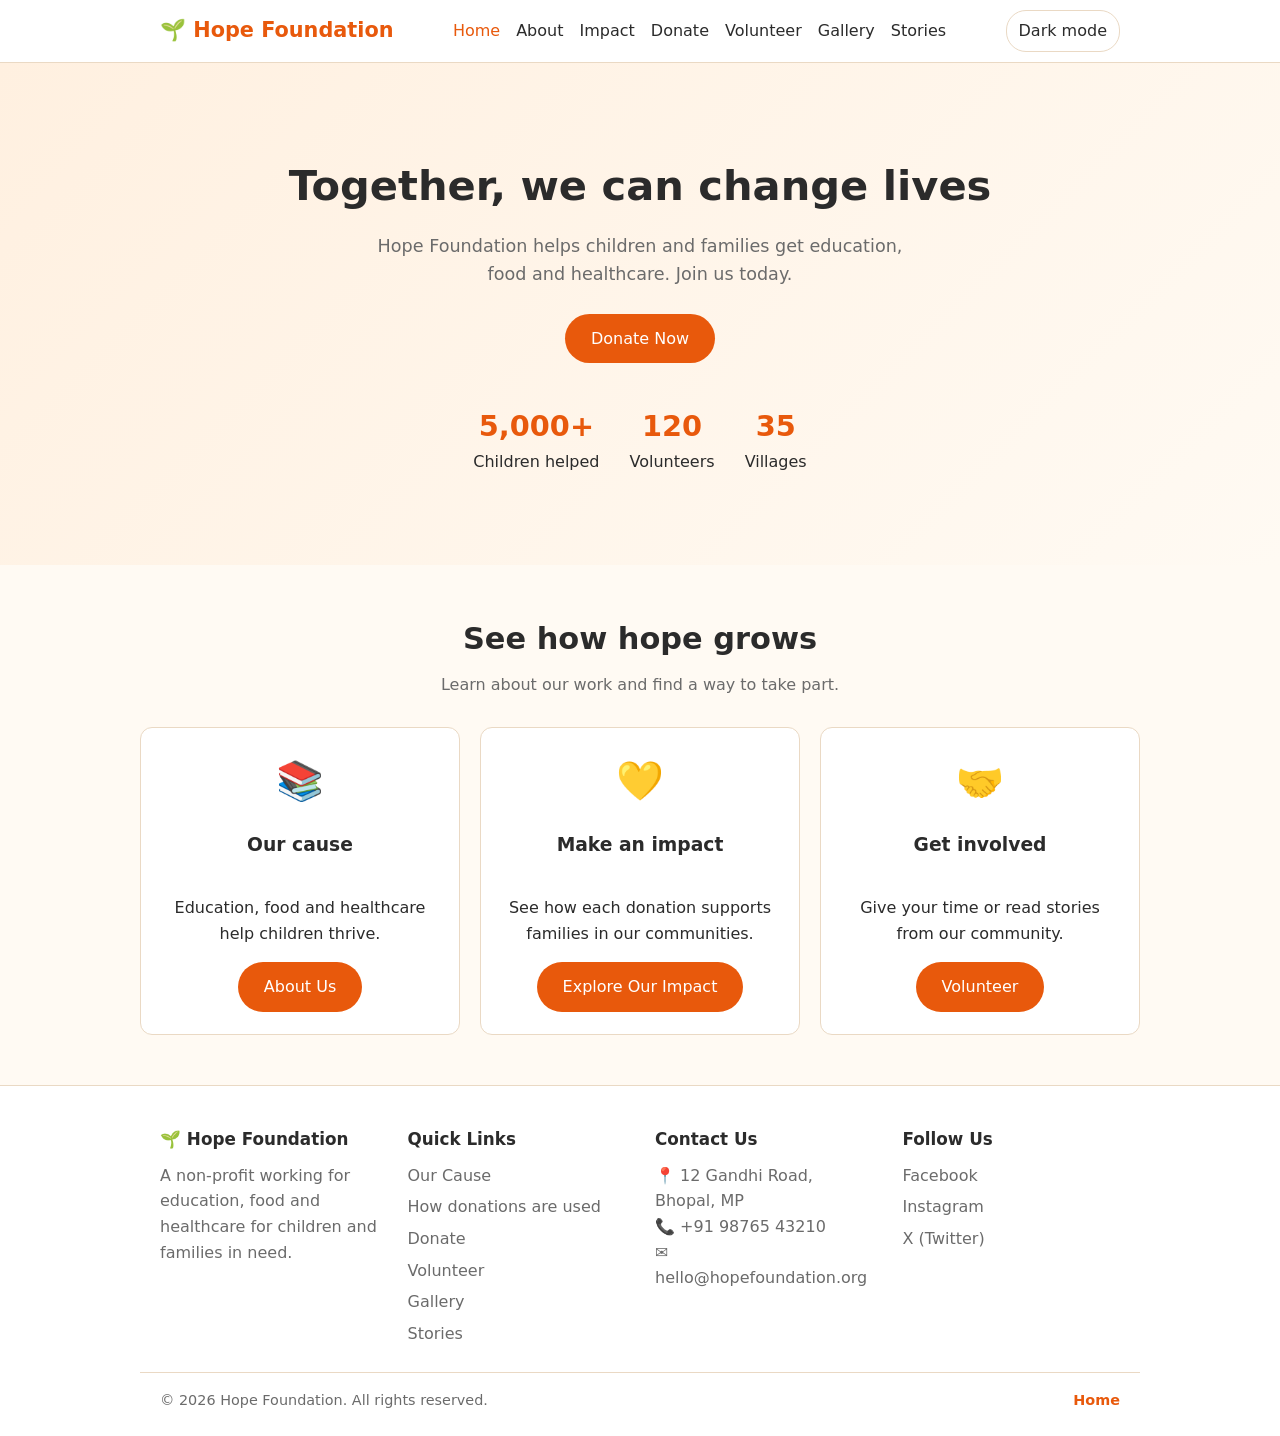
<file: index.html>
<!doctype html>
<html lang="en">
  <head>
    <meta charset="UTF-8" />
    <meta
      name="viewport"
      content="width=device-width, initial-scale=1, viewport-fit=cover"
    />
    <meta
      name="description"
      content="Hope Foundation helps children and families access education, food and healthcare."
    />
    <title>Hope Foundation | Home</title>
    <link rel="stylesheet" href="css/base.css" />
    <link rel="stylesheet" href="css/header.css" />
    <link rel="stylesheet" href="css/footer.css" />
    <link rel="stylesheet" href="css/index.css" />
    <script src="js/site.js" defer></script>
  </head>
  <body>
    <header class="site-header">
      <nav class="site-nav" aria-label="Main navigation">
        <a href="index.html" class="logo">🌱 Hope Foundation</a>
        <button
          class="menu-toggle"
          type="button"
          aria-expanded="false"
          aria-controls="primary-navigation"
        >
          <span class="menu-toggle-label">Menu</span>
          <span class="menu-toggle-icon" aria-hidden="true">☰</span>
        </button>
        <ul class="nav-links" id="primary-navigation">
          <li><a href="index.html">Home</a></li>
          <li><a href="about.html">About</a></li>
          <li><a href="impact.html">Impact</a></li>
          <li><a href="donate.html">Donate</a></li>
          <li><a href="volunteer.html">Volunteer</a></li>
          <li><a href="gallery.html">Gallery</a></li>
          <li><a href="stories.html">Stories</a></li>
        </ul>
        <button class="theme-toggle" type="button" aria-pressed="false">
          Dark mode
        </button>
      </nav>
    </header>
    <main>
      <section class="home-hero">
        <div class="content">
          <h1>Together, we can change lives</h1>
          <p>
            Hope Foundation helps children and families get education, food and
            healthcare. Join us today.
          </p>
          <a href="donate.html" class="btn">Donate Now</a>
          <div class="stats" aria-label="Our impact at a glance">
            <div><strong>5,000+</strong>Children helped</div>
            <div><strong>120</strong>Volunteers</div>
            <div><strong>35</strong>Villages</div>
          </div>
        </div>
      </section>
      <section class="home-links">
        <div class="content">
          <h2 class="page-heading">See how hope grows</h2>
          <p class="sub">Learn about our work and find a way to take part.</p>
          <div class="row">
            <article class="card">
              <div class="icon" aria-hidden="true">📚</div>
              <h3>Our cause</h3>
              <p>Education, food and healthcare help children thrive.</p>
              <a class="btn" href="about.html">About Us</a>
            </article>
            <article class="card">
              <div class="icon" aria-hidden="true">💛</div>
              <h3>Make an impact</h3>
              <p>See how each donation supports families in our communities.</p>
              <a class="btn" href="impact.html">Explore Our Impact</a>
            </article>
            <article class="card">
              <div class="icon" aria-hidden="true">🤝</div>
              <h3>Get involved</h3>
              <p>Give your time or read stories from our community.</p>
              <a class="btn" href="volunteer.html">Volunteer</a>
            </article>
          </div>
        </div>
      </section>
    </main>
    <footer class="site-footer">
      <div class="foot-box">
        <div class="foot-col">
          <h2>🌱 Hope Foundation</h2>
          <p>
            A non-profit working for education, food and healthcare for children
            and families in need.
          </p>
        </div>
        <div class="foot-col">
          <h2>Quick Links</h2>
          <ul>
            <li><a href="about.html">Our Cause</a></li>
            <li><a href="impact.html">How donations are used</a></li>
            <li><a href="donate.html">Donate</a></li>
            <li><a href="volunteer.html">Volunteer</a></li>
            <li><a href="gallery.html">Gallery</a></li>
            <li><a href="stories.html">Stories</a></li>
          </ul>
        </div>
        <div class="foot-col">
          <h2>Contact Us</h2>
          <address>
            📍 12 Gandhi Road, Bhopal, MP<br />
            📞 +91 98765 43210<br />
            ✉️ hello@hopefoundation.org
          </address>
        </div>
        <div class="foot-col">
          <h2>Follow Us</h2>
          <ul>
            <li>
              <a href="https://facebook.com" target="_blank" rel="noopener"
                >Facebook</a
              >
            </li>
            <li>
              <a href="https://instagram.com" target="_blank" rel="noopener"
                >Instagram</a
              >
            </li>
            <li>
              <a href="https://x.com" target="_blank" rel="noopener"
                >X (Twitter)</a
              >
            </li>
          </ul>
        </div>
      </div>
      <div class="foot-bottom">
        <p>© 2026 Hope Foundation. All rights reserved.</p>
        <a href="index.html">Home</a>
      </div>
    </footer>
  </body>
</html>
</file>
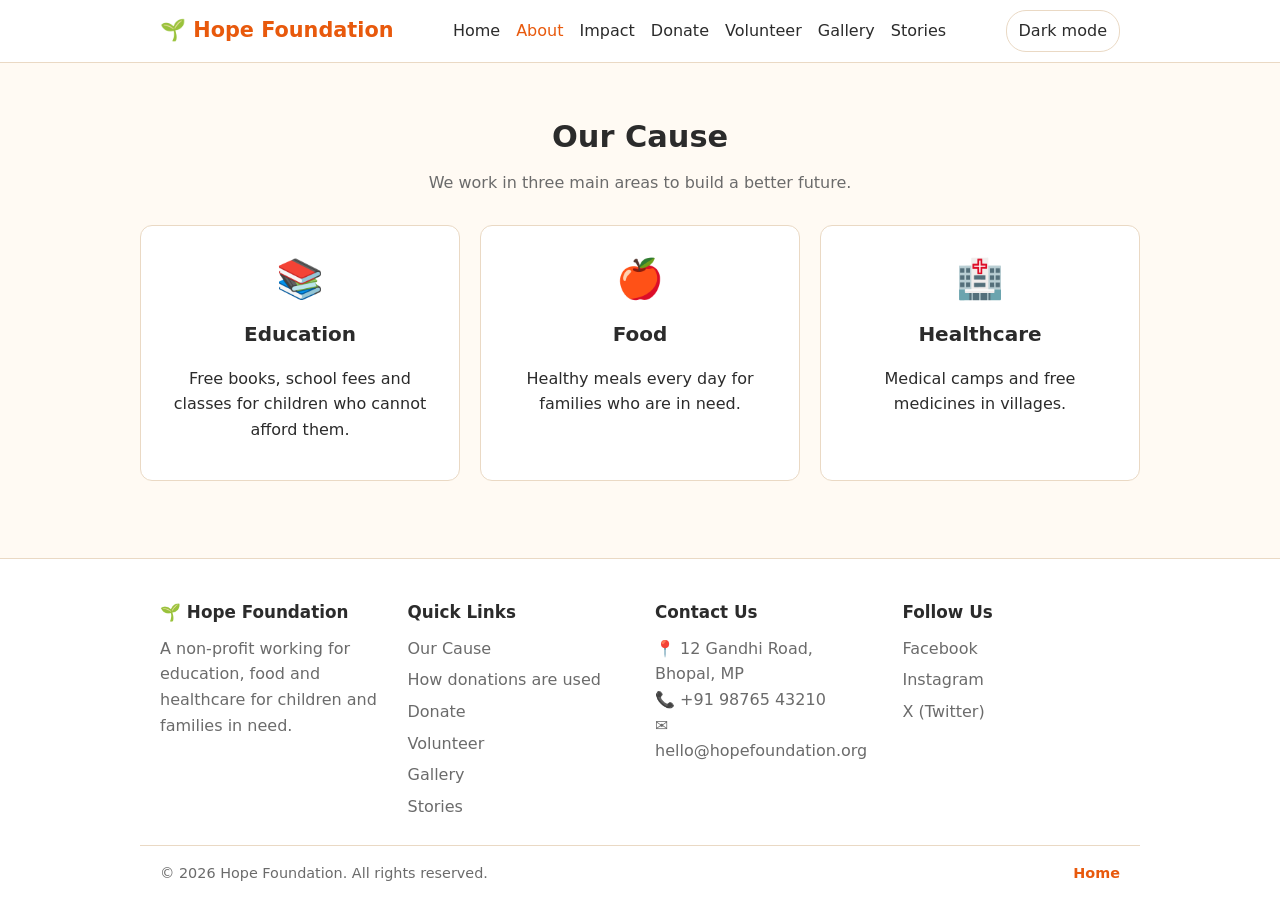
<file: about.html>
<!doctype html>
<html lang="en">
  <head>
    <meta charset="UTF-8" />
    <meta
      name="viewport"
      content="width=device-width, initial-scale=1, viewport-fit=cover"
    />
    <title>Hope Foundation | Our Cause</title>
    <link rel="stylesheet" href="css/base.css" />
    <link rel="stylesheet" href="css/header.css" />
    <link rel="stylesheet" href="css/footer.css" />
    <link rel="stylesheet" href="css/about.css" />
    <script src="js/site.js" defer></script>
  </head>
  <body>
    <header class="site-header">
      <nav class="site-nav" aria-label="Main navigation">
        <a href="index.html" class="logo">🌱 Hope Foundation</a>
        <button
          class="menu-toggle"
          type="button"
          aria-expanded="false"
          aria-controls="primary-navigation"
        >
          <span class="menu-toggle-label">Menu</span>
          <span class="menu-toggle-icon" aria-hidden="true">☰</span>
        </button>
        <ul class="nav-links" id="primary-navigation">
          <li><a href="index.html">Home</a></li>
          <li><a href="about.html">About</a></li>
          <li><a href="impact.html">Impact</a></li>
          <li><a href="donate.html">Donate</a></li>
          <li><a href="volunteer.html">Volunteer</a></li>
          <li><a href="gallery.html">Gallery</a></li>
          <li><a href="stories.html">Stories</a></li>
        </ul>
        <button class="theme-toggle" type="button" aria-pressed="false">
          Dark mode
        </button>
      </nav>
    </header>
    <main>
      <section>
        <div class="content">
          <h1 class="page-heading">Our Cause</h1>
          <p class="sub">We work in three main areas to build a better future.</p>
          <div class="row">
            <article class="card">
              <div class="icon" aria-hidden="true">📚</div>
              <h2>Education</h2>
              <p>
                Free books, school fees and classes for children who cannot
                afford them.
              </p>
            </article>
            <article class="card">
              <div class="icon" aria-hidden="true">🍎</div>
              <h2>Food</h2>
              <p>Healthy meals every day for families who are in need.</p>
            </article>
            <article class="card">
              <div class="icon" aria-hidden="true">🏥</div>
              <h2>Healthcare</h2>
              <p>Medical camps and free medicines in villages.</p>
            </article>
          </div>
        </div>
      </section>
    </main>
    <footer class="site-footer">
      <div class="foot-box">
        <div class="foot-col">
          <h2>🌱 Hope Foundation</h2>
          <p>
            A non-profit working for education, food and healthcare for children
            and families in need.
          </p>
        </div>
        <div class="foot-col">
          <h2>Quick Links</h2>
          <ul>
            <li><a href="about.html">Our Cause</a></li>
            <li><a href="impact.html">How donations are used</a></li>
            <li><a href="donate.html">Donate</a></li>
            <li><a href="volunteer.html">Volunteer</a></li>
            <li><a href="gallery.html">Gallery</a></li>
            <li><a href="stories.html">Stories</a></li>
          </ul>
        </div>
        <div class="foot-col">
          <h2>Contact Us</h2>
          <address>
            📍 12 Gandhi Road, Bhopal, MP<br />
            📞 +91 98765 43210<br />
            ✉️ hello@hopefoundation.org
          </address>
        </div>
        <div class="foot-col">
          <h2>Follow Us</h2>
          <ul>
            <li>
              <a href="https://facebook.com" target="_blank" rel="noopener"
                >Facebook</a
              >
            </li>
            <li>
              <a href="https://instagram.com" target="_blank" rel="noopener"
                >Instagram</a
              >
            </li>
            <li>
              <a href="https://x.com" target="_blank" rel="noopener"
                >X (Twitter)</a
              >
            </li>
          </ul>
        </div>
      </div>
      <div class="foot-bottom">
        <p>© 2026 Hope Foundation. All rights reserved.</p>
        <a href="index.html">Home</a>
      </div>
    </footer>
  </body>
</html>
</file>
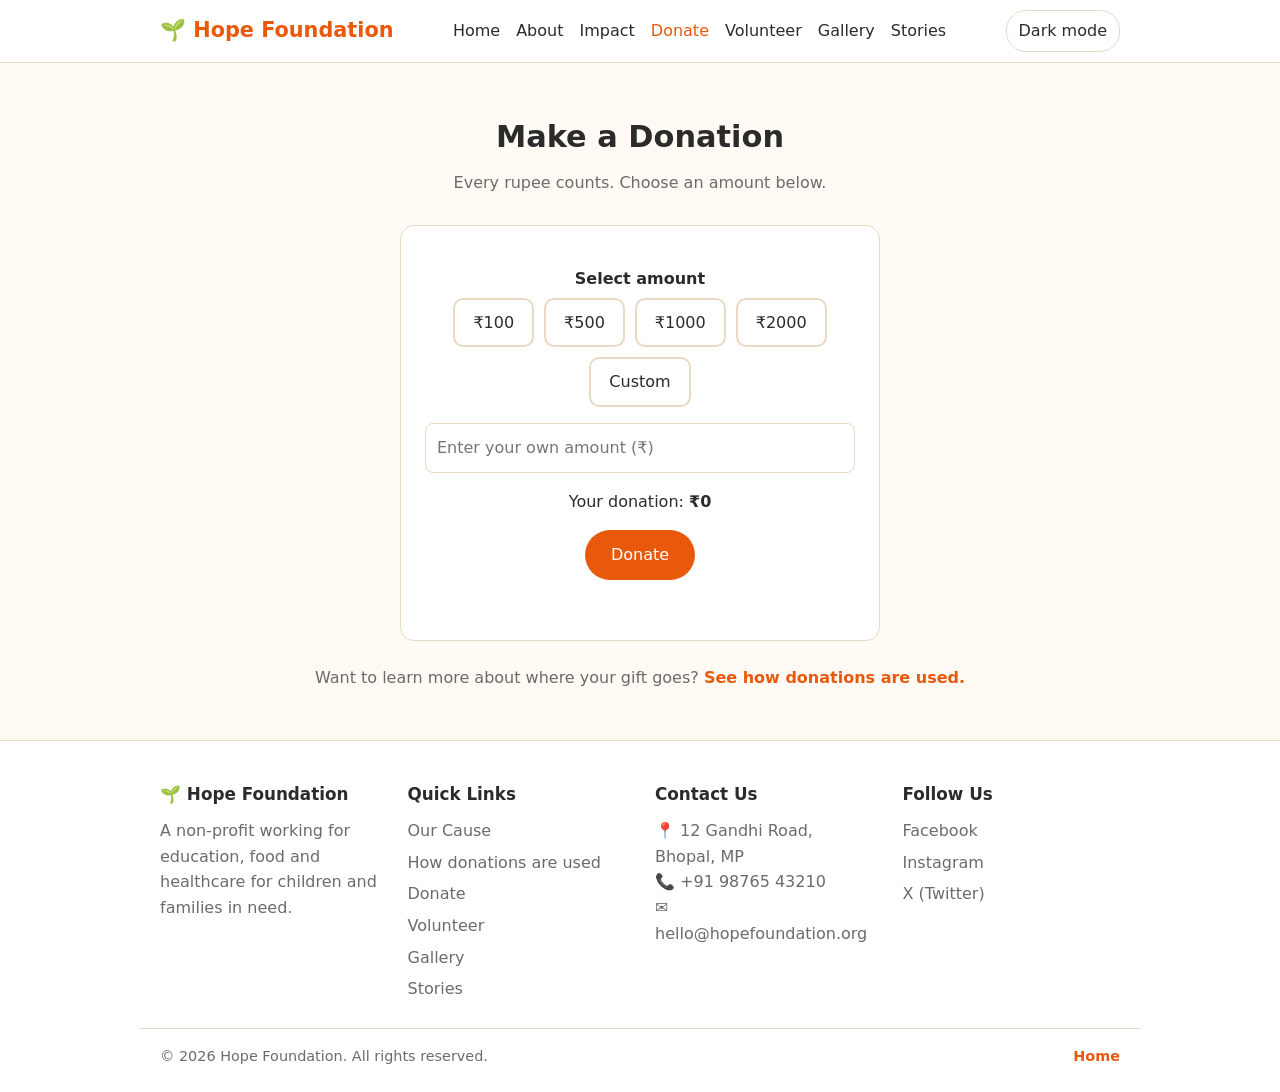
<file: donate.html>
<!doctype html>
<html lang="en">
  <head>
    <meta charset="UTF-8" />
    <meta
      name="viewport"
      content="width=device-width, initial-scale=1, viewport-fit=cover"
    />
    <title>Hope Foundation | Make a Donation</title>
    <link rel="stylesheet" href="css/base.css" />
    <link rel="stylesheet" href="css/header.css" />
    <link rel="stylesheet" href="css/footer.css" />
    <link rel="stylesheet" href="css/donate.css" />
    <script src="js/site.js" defer></script>
    <script src="js/donate.js" defer></script>
  </head>
  <body>
    <header class="site-header">
      <nav class="site-nav" aria-label="Main navigation">
        <a href="index.html" class="logo">🌱 Hope Foundation</a>
        <button
          class="menu-toggle"
          type="button"
          aria-expanded="false"
          aria-controls="primary-navigation"
        >
          <span class="menu-toggle-label">Menu</span>
          <span class="menu-toggle-icon" aria-hidden="true">☰</span>
        </button>
        <ul class="nav-links" id="primary-navigation">
          <li><a href="index.html">Home</a></li>
          <li><a href="about.html">About</a></li>
          <li><a href="impact.html">Impact</a></li>
          <li><a href="donate.html">Donate</a></li>
          <li><a href="volunteer.html">Volunteer</a></li>
          <li><a href="gallery.html">Gallery</a></li>
          <li><a href="stories.html">Stories</a></li>
        </ul>
        <button class="theme-toggle" type="button" aria-pressed="false">
          Dark mode
        </button>
      </nav>
    </header>
    <main>
      <section>
        <div class="content">
          <h1 class="page-heading">Make a Donation</h1>
          <p class="sub">Every rupee counts. Choose an amount below.</p>
          <form class="donate-box" id="donationForm" novalidate>
            <fieldset class="amounts">
              <legend>Select amount</legend>
              <label class="amount-option">
                <input
                  class="visually-hidden"
                  type="radio"
                  name="amount"
                  value="100"
                  required
                />
                <span>₹100</span>
              </label>
              <label class="amount-option">
                <input
                  class="visually-hidden"
                  type="radio"
                  name="amount"
                  value="500"
                />
                <span>₹500</span>
              </label>
              <label class="amount-option">
                <input
                  class="visually-hidden"
                  type="radio"
                  name="amount"
                  value="1000"
                />
                <span>₹1000</span>
              </label>
              <label class="amount-option">
                <input
                  class="visually-hidden"
                  type="radio"
                  name="amount"
                  value="2000"
                />
                <span>₹2000</span>
              </label>
              <label class="amount-option">
                <input
                  class="visually-hidden"
                  type="radio"
                  name="amount"
                  id="custom-option"
                  value="custom"
                />
                <span>Custom</span>
              </label>
            </fieldset>
            <label class="visually-hidden" for="custom">
              Custom donation amount in rupees
            </label>
            <input
              type="number"
              id="custom"
              placeholder="Enter your own amount (₹)"
              min="0.01"
              step="any"
              inputmode="decimal"
            />
            <p>Your donation: <strong id="total" aria-live="polite">₹0</strong></p>
            <button type="submit" class="btn" id="donateBtn">Donate</button>
            <div class="msg" id="donateMsg" aria-live="polite"></div>
          </form>
          <p class="donate-impact">
            Want to learn more about where your gift goes?
            <a href="impact.html">See how donations are used.</a>
          </p>
        </div>
      </section>
    </main>
    <footer class="site-footer">
      <div class="foot-box">
        <div class="foot-col">
          <h2>🌱 Hope Foundation</h2>
          <p>
            A non-profit working for education, food and healthcare for children
            and families in need.
          </p>
        </div>
        <div class="foot-col">
          <h2>Quick Links</h2>
          <ul>
            <li><a href="about.html">Our Cause</a></li>
            <li><a href="impact.html">How donations are used</a></li>
            <li><a href="donate.html">Donate</a></li>
            <li><a href="volunteer.html">Volunteer</a></li>
            <li><a href="gallery.html">Gallery</a></li>
            <li><a href="stories.html">Stories</a></li>
          </ul>
        </div>
        <div class="foot-col">
          <h2>Contact Us</h2>
          <address>
            📍 12 Gandhi Road, Bhopal, MP<br />
            📞 +91 98765 43210<br />
            ✉️ hello@hopefoundation.org
          </address>
        </div>
        <div class="foot-col">
          <h2>Follow Us</h2>
          <ul>
            <li>
              <a href="https://facebook.com" target="_blank" rel="noopener"
                >Facebook</a
              >
            </li>
            <li>
              <a href="https://instagram.com" target="_blank" rel="noopener"
                >Instagram</a
              >
            </li>
            <li>
              <a href="https://x.com" target="_blank" rel="noopener"
                >X (Twitter)</a
              >
            </li>
          </ul>
        </div>
      </div>
      <div class="foot-bottom">
        <p>© 2026 Hope Foundation. All rights reserved.</p>
        <a href="index.html">Home</a>
      </div>
    </footer>
  </body>
</html>
</file>
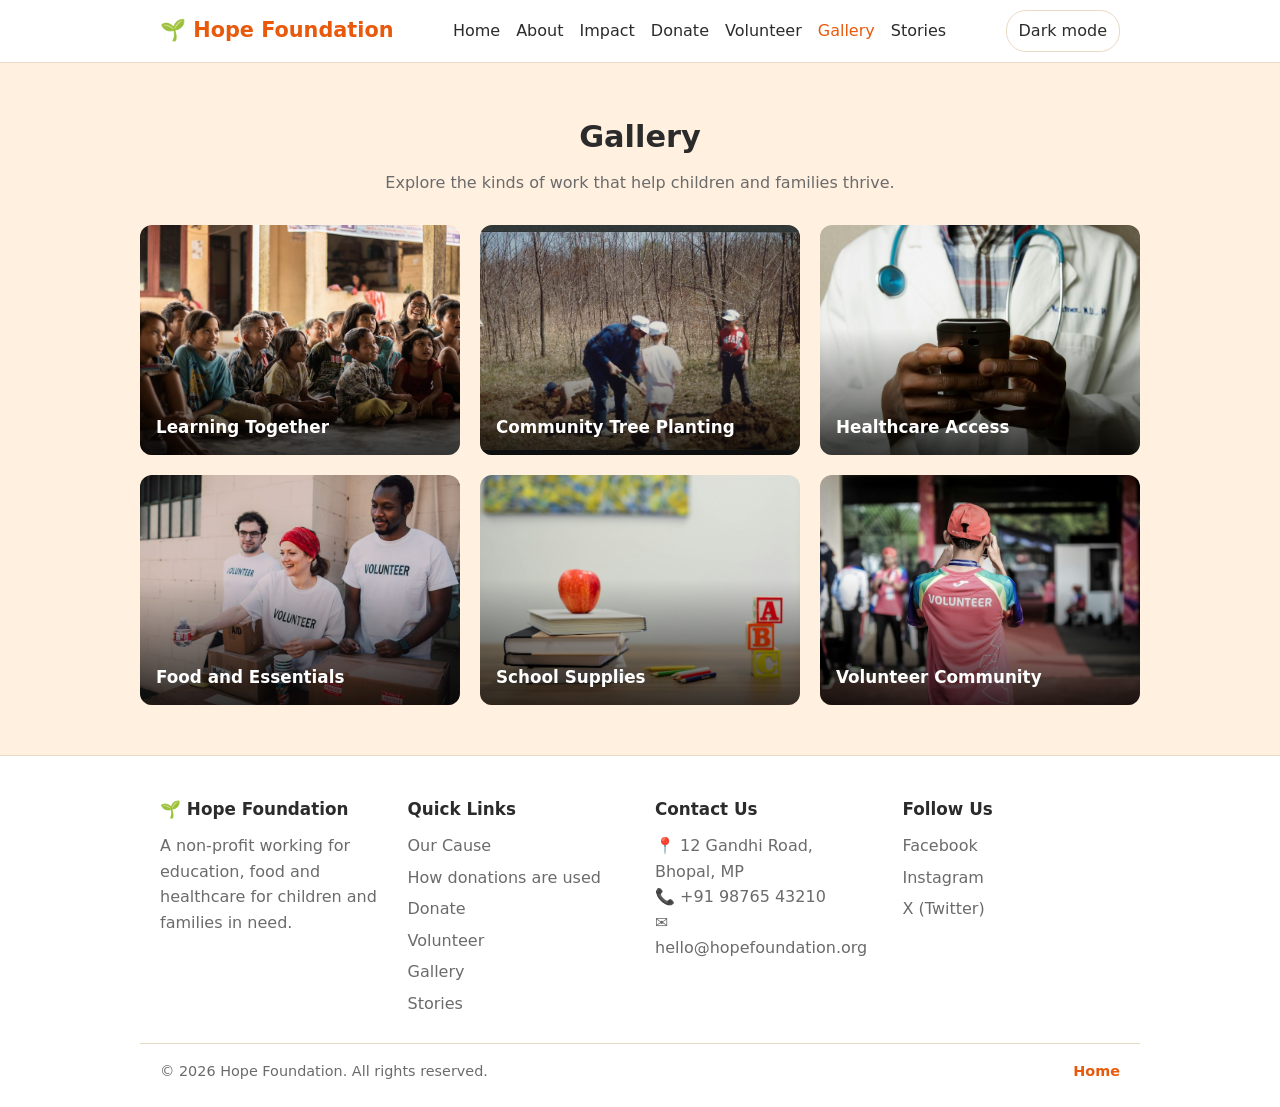
<file: gallery.html>
<!doctype html>
<html lang="en">
  <head>
    <meta charset="UTF-8" />
    <meta
      name="viewport"
      content="width=device-width, initial-scale=1, viewport-fit=cover"
    />
    <title>Hope Foundation | Gallery</title>
    <link rel="stylesheet" href="css/base.css" />
    <link rel="stylesheet" href="css/header.css" />
    <link rel="stylesheet" href="css/footer.css" />
    <link rel="stylesheet" href="css/gallery.css" />
    <script src="js/site.js" defer></script>
  </head>
  <body>
    <header class="site-header">
      <nav class="site-nav" aria-label="Main navigation">
        <a href="index.html" class="logo">🌱 Hope Foundation</a>
        <button
          class="menu-toggle"
          type="button"
          aria-expanded="false"
          aria-controls="primary-navigation"
        >
          <span class="menu-toggle-label">Menu</span>
          <span class="menu-toggle-icon" aria-hidden="true">☰</span>
        </button>
        <ul class="nav-links" id="primary-navigation">
          <li><a href="index.html">Home</a></li>
          <li><a href="about.html">About</a></li>
          <li><a href="impact.html">Impact</a></li>
          <li><a href="donate.html">Donate</a></li>
          <li><a href="volunteer.html">Volunteer</a></li>
          <li><a href="gallery.html">Gallery</a></li>
          <li><a href="stories.html">Stories</a></li>
        </ul>
        <button class="theme-toggle" type="button" aria-pressed="false">
          Dark mode
        </button>
      </nav>
    </header>
    <main>
      <section class="section-tint">
        <div class="content">
          <h1 class="page-heading">Gallery</h1>
          <p class="sub">
            Explore the kinds of work that help children and families thrive.
          </p>
         
          <div class="row">
            <figure class="tile">
              <img
                src="gallery/education.jpg"
                alt="Children sitting together during a classroom lesson"
                width="900"
                height="600"
                loading="lazy"
                decoding="async"
              />
              <figcaption>Learning Together</figcaption>
            </figure>
            <figure class="tile">
              <img
                src="gallery/tree-planting.jpg"
                alt="Children and adults planting saplings in a wooded area"
                width="900"
                height="600"
                loading="lazy"
                decoding="async"
              />
              <figcaption>Community Tree Planting</figcaption>
            </figure>
            <figure class="tile">
              <img
                src="gallery/healthcare.jpg"
                alt="Healthcare professional using a mobile phone"
                width="900"
                height="600"
                loading="lazy"
                decoding="async"
              />
              <figcaption>Healthcare Access</figcaption>
            </figure>
            <figure class="tile">
              <img
                src="gallery/food-distribution.jpg"
                alt="Volunteers distributing food and essential supplies"
                width="900"
                height="600"
                loading="lazy"
                decoding="async"
              />
              <figcaption>Food and Essentials</figcaption>
            </figure>
            <figure class="tile">
              <img
                src="gallery/school-supplies.jpg"
                alt="Books, pencils and an apple on a desk"
                width="900"
                height="600"
                loading="lazy"
                decoding="async"
              />
              <figcaption>School Supplies</figcaption>
            </figure>
            <figure class="tile">
              <img
                src="gallery/volunteers.jpg"
                alt="Volunteer at a community event"
                width="900"
                height="600"
                loading="lazy"
                decoding="async"
              />
              <figcaption>Volunteer Community</figcaption>
            </figure>
          </div>
        </div>
      </section>
    </main>
    <footer class="site-footer">
      <div class="foot-box">
        <div class="foot-col">
          <h2>🌱 Hope Foundation</h2>
          <p>
            A non-profit working for education, food and healthcare for children
            and families in need.
          </p>
        </div>
        <div class="foot-col">
          <h2>Quick Links</h2>
          <ul>
            <li><a href="about.html">Our Cause</a></li>
            <li><a href="impact.html">How donations are used</a></li>
            <li><a href="donate.html">Donate</a></li>
            <li><a href="volunteer.html">Volunteer</a></li>
            <li><a href="gallery.html">Gallery</a></li>
            <li><a href="stories.html">Stories</a></li>
          </ul>
        </div>
        <div class="foot-col">
          <h2>Contact Us</h2>
          <address>
            📍 12 Gandhi Road, Bhopal, MP<br />
            📞 +91 98765 43210<br />
            ✉️ hello@hopefoundation.org
          </address>
        </div>
        <div class="foot-col">
          <h2>Follow Us</h2>
          <ul>
            <li>
              <a href="https://facebook.com" target="_blank" rel="noopener"
                >Facebook</a
              >
            </li>
            <li>
              <a href="https://instagram.com" target="_blank" rel="noopener"
                >Instagram</a
              >
            </li>
            <li>
              <a href="https://x.com" target="_blank" rel="noopener"
                >X (Twitter)</a
              >
            </li>
          </ul>
        </div>
      </div>
      <div class="foot-bottom">
        <p>© 2026 Hope Foundation. All rights reserved.</p>
        <a href="index.html">Home</a>
      </div>
    </footer>
  </body>
</html>
</file>
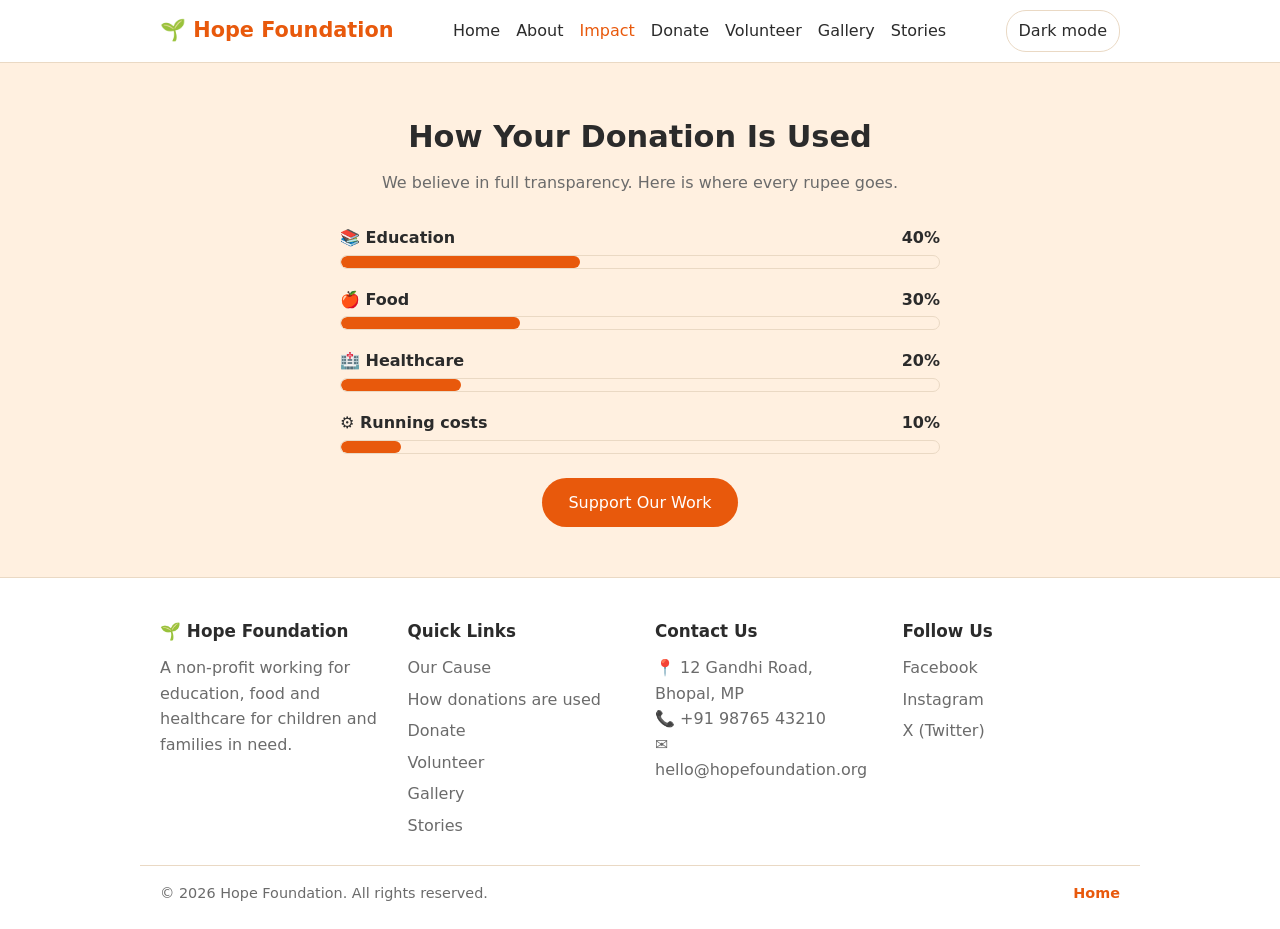
<file: impact.html>
<!doctype html>
<html lang="en">
  <head>
    <meta charset="UTF-8" />
    <meta
      name="viewport"
      content="width=device-width, initial-scale=1, viewport-fit=cover"
    />
    <title>Hope Foundation | How Your Donation Is Used</title>
    <link rel="stylesheet" href="css/base.css" />
    <link rel="stylesheet" href="css/header.css" />
    <link rel="stylesheet" href="css/footer.css" />
    <link rel="stylesheet" href="css/impact.css" />
    <script src="js/site.js" defer></script>
  </head>
  <body>
    <header class="site-header">
      <nav class="site-nav" aria-label="Main navigation">
        <a href="index.html" class="logo">🌱 Hope Foundation</a>
        <button
          class="menu-toggle"
          type="button"
          aria-expanded="false"
          aria-controls="primary-navigation"
        >
          <span class="menu-toggle-label">Menu</span>
          <span class="menu-toggle-icon" aria-hidden="true">☰</span>
        </button>
        <ul class="nav-links" id="primary-navigation">
          <li><a href="index.html">Home</a></li>
          <li><a href="about.html">About</a></li>
          <li><a href="impact.html">Impact</a></li>
          <li><a href="donate.html">Donate</a></li>
          <li><a href="volunteer.html">Volunteer</a></li>
          <li><a href="gallery.html">Gallery</a></li>
          <li><a href="stories.html">Stories</a></li>
        </ul>
        <button class="theme-toggle" type="button" aria-pressed="false">
          Dark mode
        </button>
      </nav>
    </header>
    <main>
      <section class="section-tint">
        <div class="content">
          <h1 class="page-heading">How Your Donation Is Used</h1>
          <p class="sub">
            We believe in full transparency. Here is where every rupee goes.
          </p>
          <div class="use-box">
            <div class="bar-label"><span>📚 Education</span><span>40%</span></div>
            <div
              class="track"
              role="progressbar"
              aria-label="Education"
              aria-valuenow="40"
              aria-valuemin="0"
              aria-valuemax="100"
            >
              <div class="fill education-fill"></div>
            </div>
            <div class="bar-label"><span>🍎 Food</span><span>30%</span></div>
            <div
              class="track"
              role="progressbar"
              aria-label="Food"
              aria-valuenow="30"
              aria-valuemin="0"
              aria-valuemax="100"
            >
              <div class="fill food-fill"></div>
            </div>
            <div class="bar-label"><span>🏥 Healthcare</span><span>20%</span></div>
            <div
              class="track"
              role="progressbar"
              aria-label="Healthcare"
              aria-valuenow="20"
              aria-valuemin="0"
              aria-valuemax="100"
            >
              <div class="fill healthcare-fill"></div>
            </div>
            <div class="bar-label">
              <span>⚙️ Running costs</span><span>10%</span>
            </div>
            <div
              class="track"
              role="progressbar"
              aria-label="Running costs"
              aria-valuenow="10"
              aria-valuemin="0"
              aria-valuemax="100"
            >
              <div class="fill running-fill"></div>
            </div>
          </div>
          <p class="impact-cta">
            <a class="btn" href="donate.html">Support Our Work</a>
          </p>
        </div>
      </section>
    </main>
    <footer class="site-footer">
      <div class="foot-box">
        <div class="foot-col">
          <h2>🌱 Hope Foundation</h2>
          <p>
            A non-profit working for education, food and healthcare for children
            and families in need.
          </p>
        </div>
        <div class="foot-col">
          <h2>Quick Links</h2>
          <ul>
            <li><a href="about.html">Our Cause</a></li>
            <li><a href="impact.html">How donations are used</a></li>
            <li><a href="donate.html">Donate</a></li>
            <li><a href="volunteer.html">Volunteer</a></li>
            <li><a href="gallery.html">Gallery</a></li>
            <li><a href="stories.html">Stories</a></li>
          </ul>
        </div>
        <div class="foot-col">
          <h2>Contact Us</h2>
          <address>
            📍 12 Gandhi Road, Bhopal, MP<br />
            📞 +91 98765 43210<br />
            ✉️ hello@hopefoundation.org
          </address>
        </div>
        <div class="foot-col">
          <h2>Follow Us</h2>
          <ul>
            <li>
              <a href="https://facebook.com" target="_blank" rel="noopener"
                >Facebook</a
              >
            </li>
            <li>
              <a href="https://instagram.com" target="_blank" rel="noopener"
                >Instagram</a
              >
            </li>
            <li>
              <a href="https://x.com" target="_blank" rel="noopener"
                >X (Twitter)</a
              >
            </li>
          </ul>
        </div>
      </div>
      <div class="foot-bottom">
        <p>© 2026 Hope Foundation. All rights reserved.</p>
        <a href="index.html">Home</a>
      </div>
    </footer>
  </body>
</html>
</file>
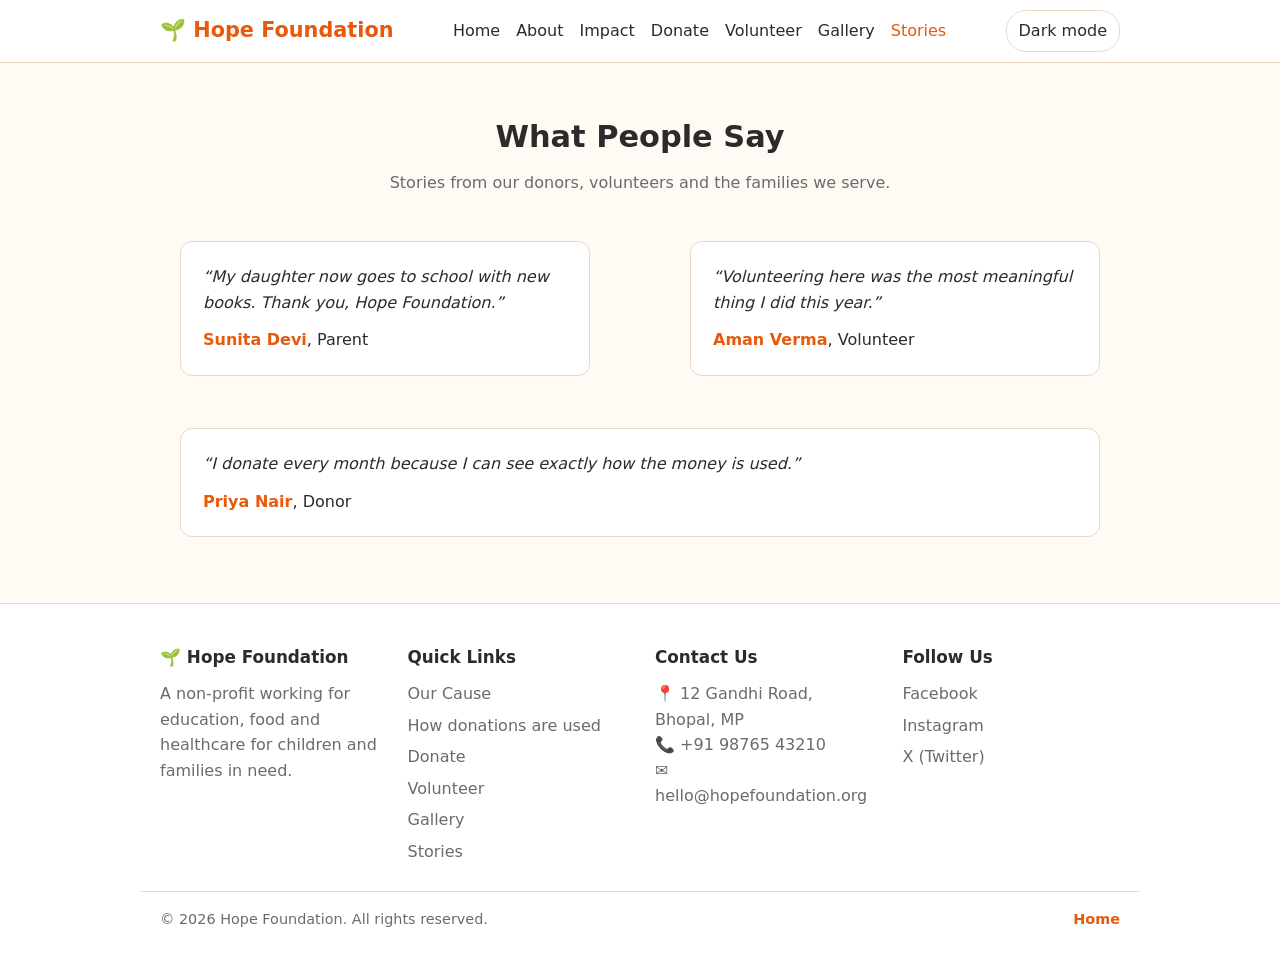
<file: stories.html>
<!doctype html>
<html lang="en">
  <head>
    <meta charset="UTF-8" />
    <meta
      name="viewport"
      content="width=device-width, initial-scale=1, viewport-fit=cover"
    />
    <title>Hope Foundation | Stories</title>
    <link rel="stylesheet" href="css/base.css" />
    <link rel="stylesheet" href="css/header.css" />
    <link rel="stylesheet" href="css/footer.css" />
    <link rel="stylesheet" href="css/stories.css" />
    <script src="js/site.js" defer></script>
  </head>
  <body>
    <header class="site-header">
      <nav class="site-nav" aria-label="Main navigation">
        <a href="index.html" class="logo">🌱 Hope Foundation</a>
        <button
          class="menu-toggle"
          type="button"
          aria-expanded="false"
          aria-controls="primary-navigation"
        >
          <span class="menu-toggle-label">Menu</span>
          <span class="menu-toggle-icon" aria-hidden="true">☰</span>
        </button>
        <ul class="nav-links" id="primary-navigation">
          <li><a href="index.html">Home</a></li>
          <li><a href="about.html">About</a></li>
          <li><a href="impact.html">Impact</a></li>
          <li><a href="donate.html">Donate</a></li>
          <li><a href="volunteer.html">Volunteer</a></li>
          <li><a href="gallery.html">Gallery</a></li>
          <li><a href="stories.html">Stories</a></li>
        </ul>
        <button class="theme-toggle" type="button" aria-pressed="false">
          Dark mode
        </button>
      </nav>
    </header>
    <main>
      <section>
        <div class="content">
          <h1 class="page-heading">What People Say</h1>
          <p class="sub">
            Stories from our donors, volunteers and the families we serve.
          </p>
          <div class="row">
            <figure class="card quote">
              <blockquote>
                <p>
                  “My daughter now goes to school with new books. Thank you,
                  Hope Foundation.”
                </p>
              </blockquote>
              <figcaption><cite>Sunita Devi</cite>, Parent</figcaption>
            </figure>
            <figure class="card quote">
              <blockquote>
                <p>
                  “Volunteering here was the most meaningful thing I did this
                  year.”
                </p>
              </blockquote>
              <figcaption><cite>Aman Verma</cite>, Volunteer</figcaption>
            </figure>
            <figure class="card quote">
              <blockquote>
                <p>
                  “I donate every month because I can see exactly how the money
                  is used.”
                </p>
              </blockquote>
              <figcaption><cite>Priya Nair</cite>, Donor</figcaption>
            </figure>
          </div>
        </div>
      </section>
    </main>
    <footer class="site-footer">
      <div class="foot-box">
        <div class="foot-col">
          <h2>🌱 Hope Foundation</h2>
          <p>
            A non-profit working for education, food and healthcare for children
            and families in need.
          </p>
        </div>
        <div class="foot-col">
          <h2>Quick Links</h2>
          <ul>
            <li><a href="about.html">Our Cause</a></li>
            <li><a href="impact.html">How donations are used</a></li>
            <li><a href="donate.html">Donate</a></li>
            <li><a href="volunteer.html">Volunteer</a></li>
            <li><a href="gallery.html">Gallery</a></li>
            <li><a href="stories.html">Stories</a></li>
          </ul>
        </div>
        <div class="foot-col">
          <h2>Contact Us</h2>
          <address>
            📍 12 Gandhi Road, Bhopal, MP<br />
            📞 +91 98765 43210<br />
            ✉️ hello@hopefoundation.org
          </address>
        </div>
        <div class="foot-col">
          <h2>Follow Us</h2>
          <ul>
            <li>
              <a href="https://facebook.com" target="_blank" rel="noopener"
                >Facebook</a
              >
            </li>
            <li>
              <a href="https://instagram.com" target="_blank" rel="noopener"
                >Instagram</a
              >
            </li>
            <li>
              <a href="https://x.com" target="_blank" rel="noopener"
                >X (Twitter)</a
              >
            </li>
          </ul>
        </div>
      </div>
      <div class="foot-bottom">
        <p>© 2026 Hope Foundation. All rights reserved.</p>
        <a href="index.html">Home</a>
      </div>
    </footer>
  </body>
</html>
</file>
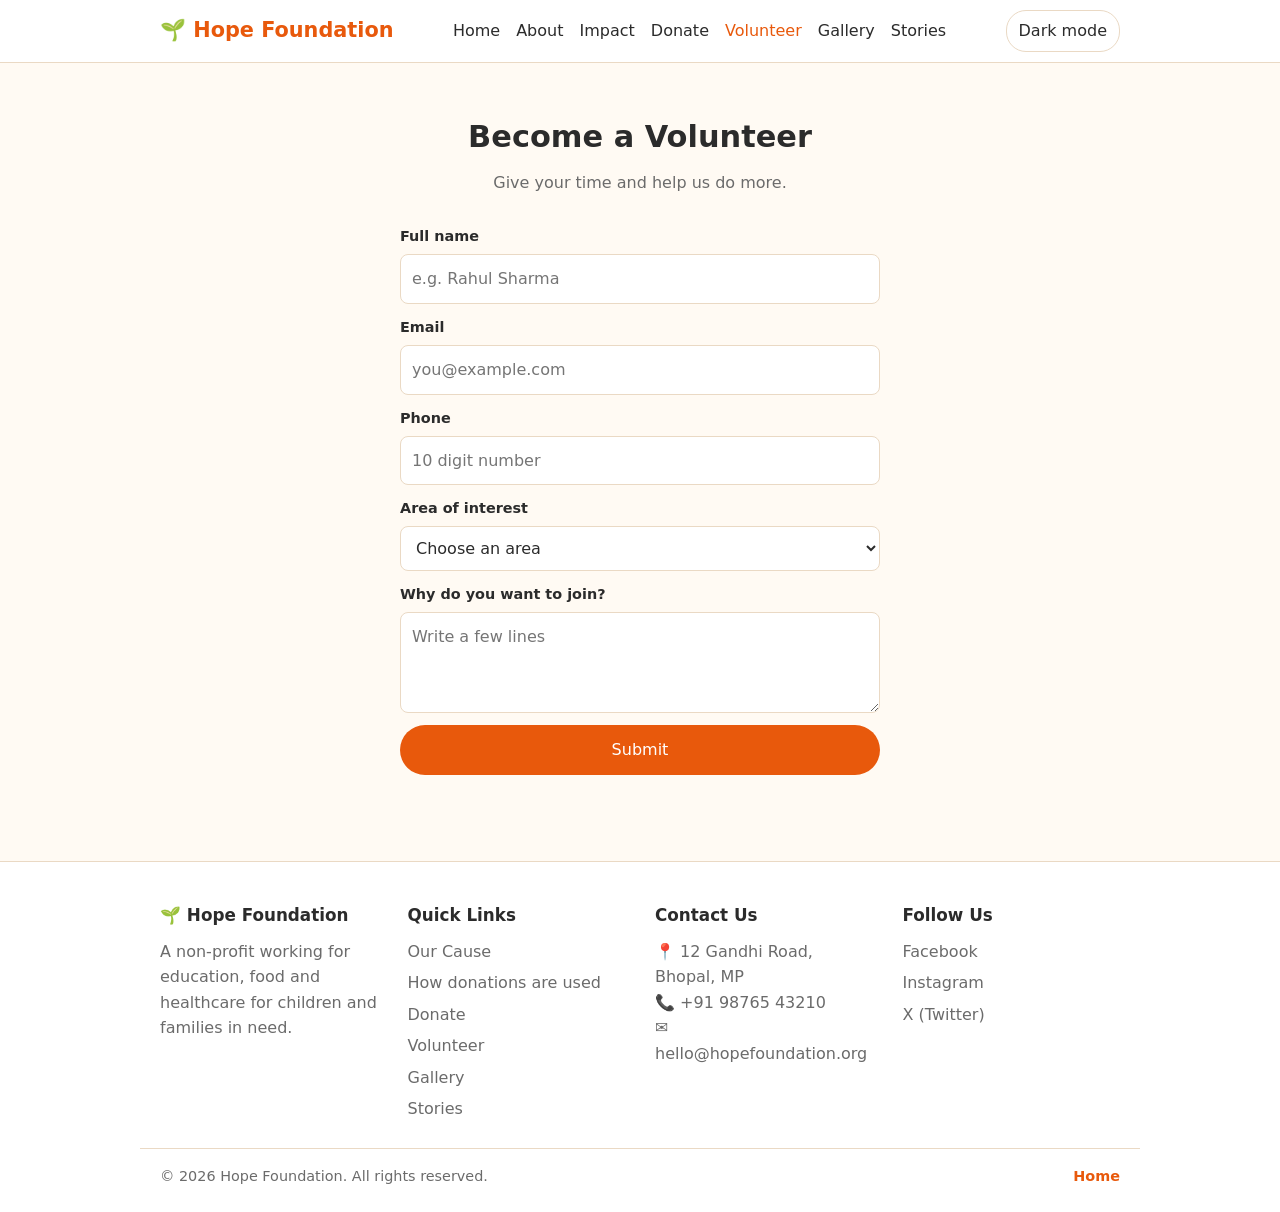
<file: volunteer.html>
<!doctype html>
<html lang="en">
  <head>
    <meta charset="UTF-8" />
    <meta
      name="viewport"
      content="width=device-width, initial-scale=1, viewport-fit=cover"
    />
    <title>Hope Foundation | Become a Volunteer</title>
    <link rel="stylesheet" href="css/base.css" />
    <link rel="stylesheet" href="css/header.css" />
    <link rel="stylesheet" href="css/footer.css" />
    <link rel="stylesheet" href="css/volunteer.css" />
    <script src="js/site.js" defer></script>
    <script src="js/volunteer.js" defer></script>
  </head>
  <body>
    <header class="site-header">
      <nav class="site-nav" aria-label="Main navigation">
        <a href="index.html" class="logo">🌱 Hope Foundation</a>
        <button
          class="menu-toggle"
          type="button"
          aria-expanded="false"
          aria-controls="primary-navigation"
        >
          <span class="menu-toggle-label">Menu</span>
          <span class="menu-toggle-icon" aria-hidden="true">☰</span>
        </button>
        <ul class="nav-links" id="primary-navigation">
          <li><a href="index.html">Home</a></li>
          <li><a href="about.html">About</a></li>
          <li><a href="impact.html">Impact</a></li>
          <li><a href="donate.html">Donate</a></li>
          <li><a href="volunteer.html">Volunteer</a></li>
          <li><a href="gallery.html">Gallery</a></li>
          <li><a href="stories.html">Stories</a></li>
        </ul>
        <button class="theme-toggle" type="button" aria-pressed="false">
          Dark mode
        </button>
      </nav>
    </header>
    <main>
      <section>
        <div class="content">
          <h1 class="page-heading">Become a Volunteer</h1>
          <p class="sub">Give your time and help us do more.</p>
          <form id="form" novalidate>
            <label for="name">Full name</label>
            <input
              type="text"
              id="name"
              name="name"
              placeholder="e.g. Rahul Sharma"
              autocomplete="name"
            />
            <label for="email">Email</label>
            <input
              type="email"
              id="email"
              name="email"
              placeholder="you@example.com"
              autocomplete="email"
            />
            <label for="phone">Phone</label>
            <input
              type="tel"
              id="phone"
              name="phone"
              placeholder="10 digit number"
              inputmode="numeric"
              autocomplete="tel"
            />
            <label for="area">Area of interest</label>
            <select id="area" name="area">
              <option value="">Choose an area</option>
              <option>Education</option>
              <option>Food</option>
              <option>Healthcare</option>
            </select>
            <label for="why">Why do you want to join?</label>
            <textarea
              id="why"
              name="why"
              rows="3"
              placeholder="Write a few lines"
            ></textarea>
            <button type="submit" class="btn">Submit</button>
          </form>
          <div class="msg" id="formMsg" aria-live="polite"></div>
        </div>
      </section>
    </main>
    <footer class="site-footer">
      <div class="foot-box">
        <div class="foot-col">
          <h2>🌱 Hope Foundation</h2>
          <p>
            A non-profit working for education, food and healthcare for children
            and families in need.
          </p>
        </div>
        <div class="foot-col">
          <h2>Quick Links</h2>
          <ul>
            <li><a href="about.html">Our Cause</a></li>
            <li><a href="impact.html">How donations are used</a></li>
            <li><a href="donate.html">Donate</a></li>
            <li><a href="volunteer.html">Volunteer</a></li>
            <li><a href="gallery.html">Gallery</a></li>
            <li><a href="stories.html">Stories</a></li>
          </ul>
        </div>
        <div class="foot-col">
          <h2>Contact Us</h2>
          <address>
            📍 12 Gandhi Road, Bhopal, MP<br />
            📞 +91 98765 43210<br />
            ✉️ hello@hopefoundation.org
          </address>
        </div>
        <div class="foot-col">
          <h2>Follow Us</h2>
          <ul>
            <li>
              <a href="https://facebook.com" target="_blank" rel="noopener"
                >Facebook</a
              >
            </li>
            <li>
              <a href="https://instagram.com" target="_blank" rel="noopener"
                >Instagram</a
              >
            </li>
            <li>
              <a href="https://x.com" target="_blank" rel="noopener"
                >X (Twitter)</a
              >
            </li>
          </ul>
        </div>
      </div>
      <div class="foot-bottom">
        <p>© 2026 Hope Foundation. All rights reserved.</p>
        <a href="index.html">Home</a>
      </div>
    </footer>
  </body>
</html>
</file>
<file: css/base.css>
:root {
  box-sizing: border-box;
  padding-top: env(safe-area-inset-top, 0px);
  padding-bottom: env(safe-area-inset-bottom, 0px);
  --bg: #fffaf3;
  --card: #ffffff;
  --text: #2b2b2b;
  --muted: #6b6b6b;
  --main: #e8590c;
  --main-dark: #c2410c;
  --soft: #fff0e0;
  --border: #ead9c4;
  color-scheme: light;
}

@media (prefers-color-scheme: dark) {
  :root:not([data-theme="light"]):not([data-theme="dark"]) {
    --bg: #1a1714;
    --card: #26221e;
    --text: #f2ece4;
    --muted: #a89f94;
    --main: #ff8a3d;
    --main-dark: #ff9f5e;
    --soft: #2f2923;
    --border: #40382f;
    color-scheme: dark;
  }
}

:root[data-theme="dark"] {
  --bg: #1a1714;
  --card: #26221e;
  --text: #f2ece4;
  --muted: #a89f94;
  --main: #ff8a3d;
  --main-dark: #ff9f5e;
  --soft: #2f2923;
  --border: #40382f;
  color-scheme: dark;
}

* {
  box-sizing: border-box;
}

html {
  scroll-behavior: smooth;
}

body {
  margin: 0;
  font-family: system-ui, sans-serif;
  background: var(--bg);
  color: var(--text);
  line-height: 1.6;
}

a {
  color: inherit;
  text-decoration: none;
}

main {
  min-height: 55vh;
}

section {
  padding: 50px 20px;
}

.content {
  max-width: 1000px;
  margin: 0 auto;
}

.page-heading {
  margin: 0 0 8px;
  text-align: center;
  font-size: 1.9rem;
}

.sub {
  margin: 0 0 30px;
  text-align: center;
  color: var(--muted);
}

.btn {
  display: inline-block;
  padding: 12px 26px;
  background: var(--main);
  color: #fff;
  border: 0;
  border-radius: 30px;
  font: inherit;
  cursor: pointer;
  text-align: center;
}

.btn:hover,
.btn:focus-visible {
  background: var(--main-dark);
}

.row {
  display: flex;
  flex-wrap: wrap;
  gap: 20px;
  justify-content: center;
}

.card {
  flex: 1 1 250px;
  padding: 22px;
  border: 1px solid var(--border);
  border-radius: 12px;
  background: var(--card);
  text-align: center;
}

.card .icon {
  font-size: 2.4rem;
}

.section-tint {
  background: var(--soft);
}

form {
  max-width: 480px;
  margin: 0 auto;
  display: flex;
  flex-direction: column;
  gap: 12px;
}

input,
select,
textarea {
  width: 100%;
  padding: 11px;
  border: 1px solid var(--border);
  border-radius: 8px;
  background: var(--card);
  color: var(--text);
  font: inherit;
}

label {
  margin-bottom: -6px;
  font-size: 0.9rem;
  font-weight: 600;
}

.msg {
  min-height: 24px;
  margin-top: 12px;
  text-align: center;
  font-weight: bold;
}

.ok {
  color: #2f9e44;
}

.err {
  color: #e03131;
}

:focus-visible {
  outline: 3px solid var(--main);
  outline-offset: 3px;
}

@media (max-width: 600px) {
  section {
    padding: 40px 16px;
  }

  .page-heading {
    font-size: 1.65rem;
  }
}
</file>
<file: css/header.css>
.site-header {
  position: sticky;
  top: 0;
  z-index: 10;
  background: var(--card);
  border-bottom: 1px solid var(--border);
}

.site-nav {
  max-width: 1000px;
  min-height: 62px;
  margin: 0 auto;
  padding: 10px 20px;
  display: flex;
  justify-content: space-between;
  align-items: center;
  gap: 12px;
}

.logo {
  flex-shrink: 0;
  color: var(--main);
  font-size: 1.3rem;
  font-weight: bold;
}

.nav-links {
  list-style: none;
  margin: 0;
  padding: 0;
  display: flex;
  align-items: center;
  justify-content: center;
  flex-wrap: wrap;
  gap: 8px 16px;
}

.nav-links a:hover,
.nav-links a[aria-current="page"] {
  color: var(--main);
}

.theme-toggle,
.menu-toggle {
  border: 1px solid var(--border);
  border-radius: 20px;
  padding: 7px 12px;
  background: var(--card);
  color: var(--text);
  font: inherit;
  cursor: pointer;
}

.theme-toggle {
  flex-shrink: 0;
}

.menu-toggle {
  display: none;
}

@media (max-width: 780px) {
  .site-nav {
    flex-wrap: wrap;
  }

  .menu-toggle {
    display: inline-flex;
    align-items: center;
    gap: 6px;
    margin-left: auto;
  }

  .nav-links {
    display: none;
    order: 4;
    flex-basis: 100%;
    align-items: stretch;
    flex-direction: column;
    gap: 0;
    padding: 4px 0;
  }

  .site-header.menu-open .nav-links {
    display: flex;
  }

  .nav-links a {
    display: block;
    padding: 8px 4px;
  }

  .theme-toggle {
    margin-left: 0;
  }
}

@media (max-width: 420px) {
  .site-nav {
    padding-right: 14px;
    padding-left: 14px;
  }

  .logo {
    font-size: 1.1rem;
  }

  .menu-toggle-label {
    display: none;
  }
}
</file>
<file: css/footer.css>
.site-footer {
  background: var(--card);
  border-top: 1px solid var(--border);
  color: var(--muted);
}

.foot-box {
  max-width: 1000px;
  margin: 0 auto;
  padding: 40px 20px 20px;
  display: flex;
  flex-wrap: wrap;
  gap: 30px;
}

.foot-col {
  flex: 1 1 200px;
}

.foot-col h2 {
  margin: 0 0 10px;
  color: var(--text);
  font-size: 1.05rem;
}

.foot-col p,
.foot-col address {
  margin: 0;
  font-style: normal;
}

.foot-col ul {
  list-style: none;
  margin: 0;
  padding: 0;
}

.foot-col li {
  margin-bottom: 6px;
}

.foot-col a:hover {
  color: var(--main);
}

.foot-bottom {
  max-width: 1000px;
  margin: 0 auto;
  padding: 16px 20px 24px;
  border-top: 1px solid var(--border);
  display: flex;
  justify-content: space-between;
  flex-wrap: wrap;
  gap: 10px;
  font-size: 0.9rem;
}

.foot-bottom p {
  margin: 0;
}

.foot-bottom a {
  color: var(--main);
  font-weight: 600;
}

@media (max-width: 600px) {
  .foot-box {
    padding: 32px 16px 18px;
    gap: 24px;
  }

  .foot-bottom {
    padding-right: 16px;
    padding-left: 16px;
  }
}
</file>
<file: css/index.css>
.home-hero {
  padding: 90px 20px;
  background: linear-gradient(135deg, var(--soft), var(--bg));
  text-align: center;
}

.home-hero h1 {
  margin: 0 0 12px;
  font-size: 2.6rem;
}

.home-hero p {
  max-width: 560px;
  margin: 0 auto 26px;
  color: var(--muted);
  font-size: 1.1rem;
}

.stats {
  display: flex;
  flex-wrap: wrap;
  justify-content: center;
  gap: 30px;
  margin-top: 40px;
}

.stats strong {
  display: block;
  color: var(--main);
  font-size: 1.8rem;
}

.home-links .card {
  display: flex;
  flex-direction: column;
  align-items: center;
}

.home-links .card .btn {
  margin-top: auto;
}

@media (max-width: 600px) {
  .home-hero {
    padding: 68px 16px;
  }

  .home-hero h1 {
    font-size: 2.1rem;
  }
}
</file>
<file: css/about.css>
.card h2 {
  margin: 8px 0;
  font-size: 1.25rem;
}
</file>
<file: css/donate.css>
.donate-box {
  display: block;
  max-width: 480px;
  margin: 0 auto;
  padding: 24px;
  border: 1px solid var(--border);
  border-radius: 14px;
  background: var(--card);
  text-align: center;
}

.amounts {
  display: flex;
  flex-wrap: wrap;
  justify-content: center;
  gap: 10px;
  margin: 16px 0;
  padding: 0;
  border: 0;
}

.amounts legend {
  width: 100%;
  margin-bottom: 6px;
  font-weight: 600;
}

.amount-option {
  margin: 0;
  font-size: 1rem;
  font-weight: 400;
  cursor: pointer;
}

.amount-option span {
  display: inline-block;
  padding: 10px 18px;
  border: 2px solid var(--border);
  border-radius: 10px;
  background: var(--card);
  color: var(--text);
  font: inherit;
  cursor: pointer;
}

.amount-option:hover span,
.amount-option input:checked + span {
  border-color: var(--main);
  background: var(--main);
  color: #fff;
}

.amount-option input:focus-visible + span {
  outline: 3px solid var(--main);
  outline-offset: 3px;
}

.donate-box input[type="number"] {
  margin: 0 auto;
}

.donate-impact {
  margin: 24px 0 0;
  text-align: center;
  color: var(--muted);
}

.donate-impact a {
  color: var(--main);
  font-weight: 600;
}

.visually-hidden {
  position: absolute;
  width: 1px;
  height: 1px;
  overflow: hidden;
  clip: rect(0, 0, 0, 0);
  white-space: nowrap;
  clip-path: inset(50%);
}
</file>
<file: css/gallery.css>
.tile {
  position: relative;
  flex: 1 1 280px;
  height: 230px;
  margin: 0;
  overflow: hidden;
  border-radius: 12px;
  background: var(--border);
  color: #fff;
}

.tile img {
  display: block;
  width: 100%;
  height: 100%;
  object-fit: cover;
}

.tile::after {
  position: absolute;
  inset: 45% 0 0;
  background: linear-gradient(transparent, rgb(0 0 0 / 75%));
  content: "";
}

.tile figcaption {
  position: absolute;
  z-index: 1;
  right: 16px;
  bottom: 14px;
  left: 16px;
  color: #fff;
  font-size: 1.05rem;
  font-weight: 700;
}

.gallery-note {
  margin: -18px 0 28px;
  color: var(--muted);
  font-size: 0.9rem;
  text-align: center;
}

@media (max-width: 600px) {
  .tile {
    flex-basis: 100%;
    height: 220px;
  }
}
</file>
<file: css/impact.css>
.use-box {
  max-width: 600px;
  margin: 0 auto;
}

.bar-label {
  display: flex;
  justify-content: space-between;
  margin-bottom: 4px;
  font-weight: 600;
}

.track {
  height: 14px;
  margin-bottom: 18px;
  overflow: hidden;
  border: 1px solid var(--border);
  border-radius: 10px;
  background: var(--soft);
}

.fill {
  height: 100%;
  border-radius: 10px;
  background: var(--main);
}

.education-fill {
  width: 40%;
}

.food-fill {
  width: 30%;
}

.healthcare-fill {
  width: 20%;
}

.running-fill {
  width: 10%;
}

.impact-cta {
  margin: 24px 0 0;
  text-align: center;
}
</file>
<file: css/stories.css>
.quote {
  text-align: left;
}

.quote blockquote {
  margin: 0;
}

.quote p {
  margin: 0 0 12px;
  font-style: italic;
}

.quote cite {
  color: var(--main);
  font-style: normal;
  font-weight: 600;
}
</file>
<file: css/volunteer.css>
#formMsg {
  margin-right: auto;
  margin-left: auto;
}
</file>
